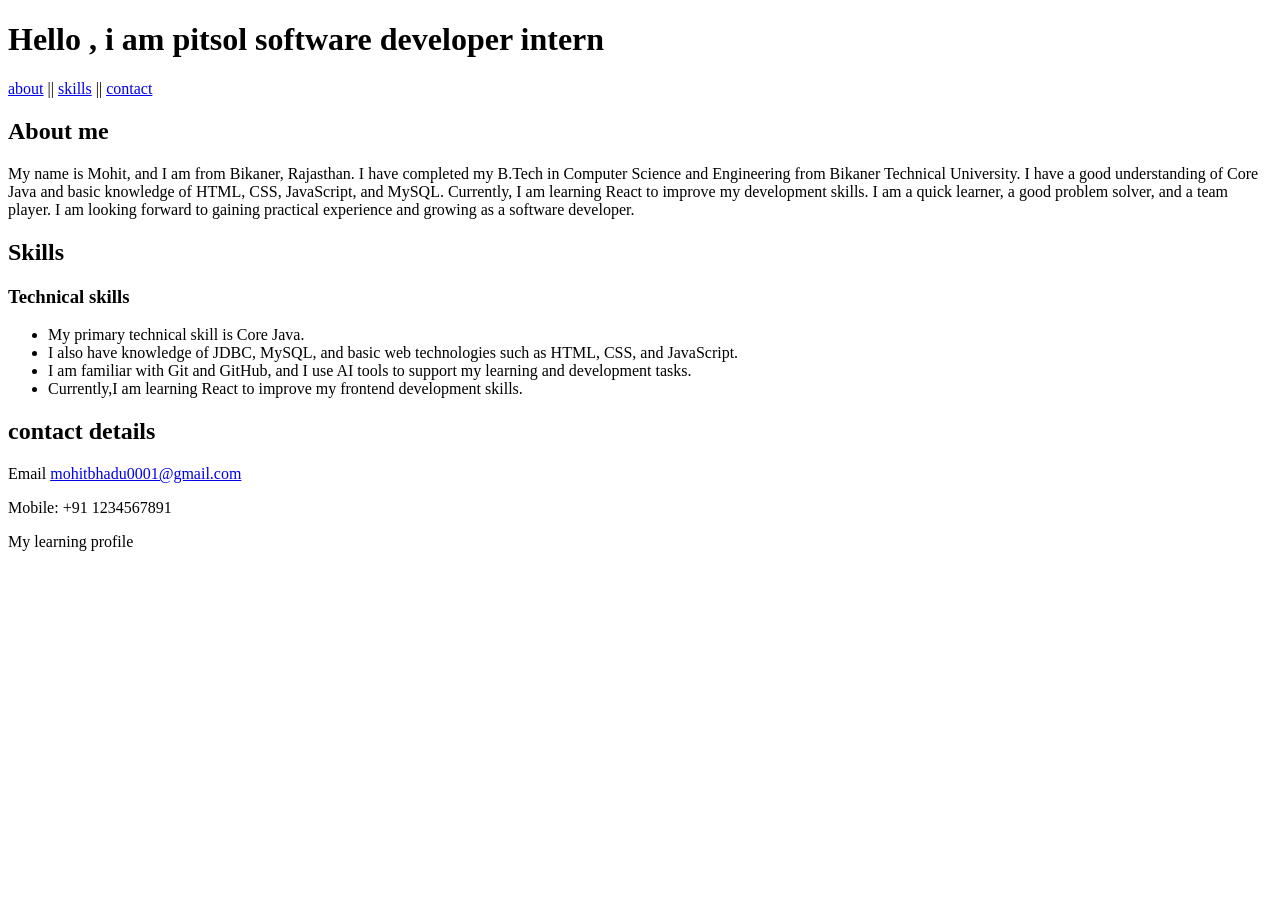
<file: week-01/day-01/index.html>
<!DOCTYPE html>
<html lang="en">
<head>
    <meta charset="UTF-8">
    <meta name="viewport" content="width=device-width, initial-scale=1.0">
    <title>my first pitsol page</title>
</head>
<body>
    <header> 
        <h1>Hello , i am pitsol software developer intern </h1>
        <nav><a href="#about">about</a> || <a href="#skills">skills</a>  || <a href="#contact">contact</a></nav>
    </header>

    <main>
        <section id="about">
          <h2>About me </h2>
            <p> 

                My name is Mohit, and I am from Bikaner, Rajasthan. I have completed my B.Tech in Computer Science and Engineering from Bikaner Technical University.

                I have a good understanding of Core Java and basic knowledge of HTML, CSS, JavaScript, and MySQL. Currently, I am learning React to improve my development skills.

                I am a quick learner, a good problem solver, and a team player. I am looking forward to gaining practical experience and growing as a software developer.
            </p>
       </section>

       <section id="skills">    
        <h2>Skills </h2>
          <h3>Technical skills</h3>
          <ul>
            <li>My primary technical skill is Core Java.</li>
            <li>I also have knowledge of JDBC, MySQL, and basic web technologies such as HTML, CSS, and JavaScript. </li>
            <li>I am familiar with Git and GitHub, and I use AI tools to support my learning and development tasks.</li>
           <li>Currently,I am learning React to improve my frontend development skills.</li>
         </ul>
       </section>

       <section id="contact">
         
        <h2>contact details</h2>
        <p>Email <a href="mailto:mohitbhadu0001@gmail.com">mohitbhadu0001@gmail.com</a></p>
        <p>Mobile: +91 1234567891</p>
       </section>
    </main>
    <footer><p>My learning profile </p></footer>
</body>
</html>
</file>
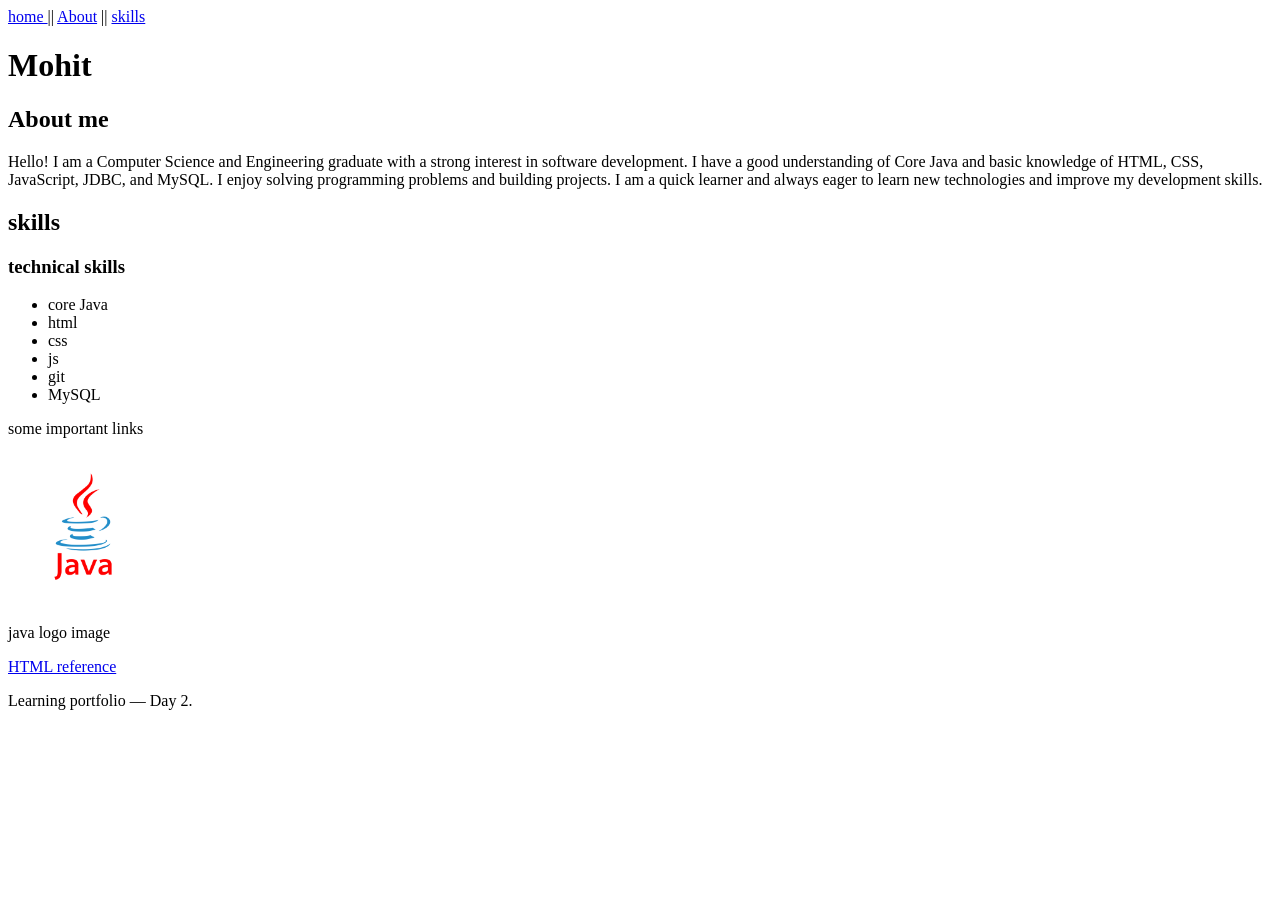
<file: week-01/day-02/index.html>
<!DOCTYPE html>
<html lang="en">
<head>
    <meta charset="UTF-8">
    <meta name="viewport" content="width=device-width, initial-scale=1.0">
    <title>Portfolio</title>
</head>
<body>
    <header> 
        <nav> <a href="#home">home </a>  ||  <a href="#about"> About</a>  || <a href="#skills"> skills</a></nav>

        <h1>Mohit</h1>
    </header>

    <main>
            <section id="about" aria-labelledby="about-heading">
                <h2 id="about-heading"> About me</h2>

                <p>Hello! I am a Computer Science and Engineering graduate
        with a strong interest in software development. I have
        a good understanding of Core Java and basic knowledge
        of HTML, CSS, JavaScript, JDBC, and MySQL. I enjoy
        solving programming problems and building projects.
        I am a quick learner and always eager to learn new
        technologies and improve my development skills.</p>
            </section>

            <section id="skills">

                
                    <h2>skills</h2>
                    <h3>technical skills</h3>
                <ul>

                    <li>core Java</li>
                    <li>html</li>
                    <li>css</li>
                    <li>js</li>
                    <li>git</li>
                    <li>MySQL</li>

                </ul>
                <p>some important links</p>
                <img src="image/java_logo.webp" alt="java loho" height="150px" width="150px">
                <p>java logo image</p>
                <p><a href="https://developer.mozilla.org/en-US/docs/Web/HTML">HTML reference</a></p>
            </section>

            <footer><p>Learning portfolio — Day 2.</p></footer>
    </main>
</body>
</html>
</file>
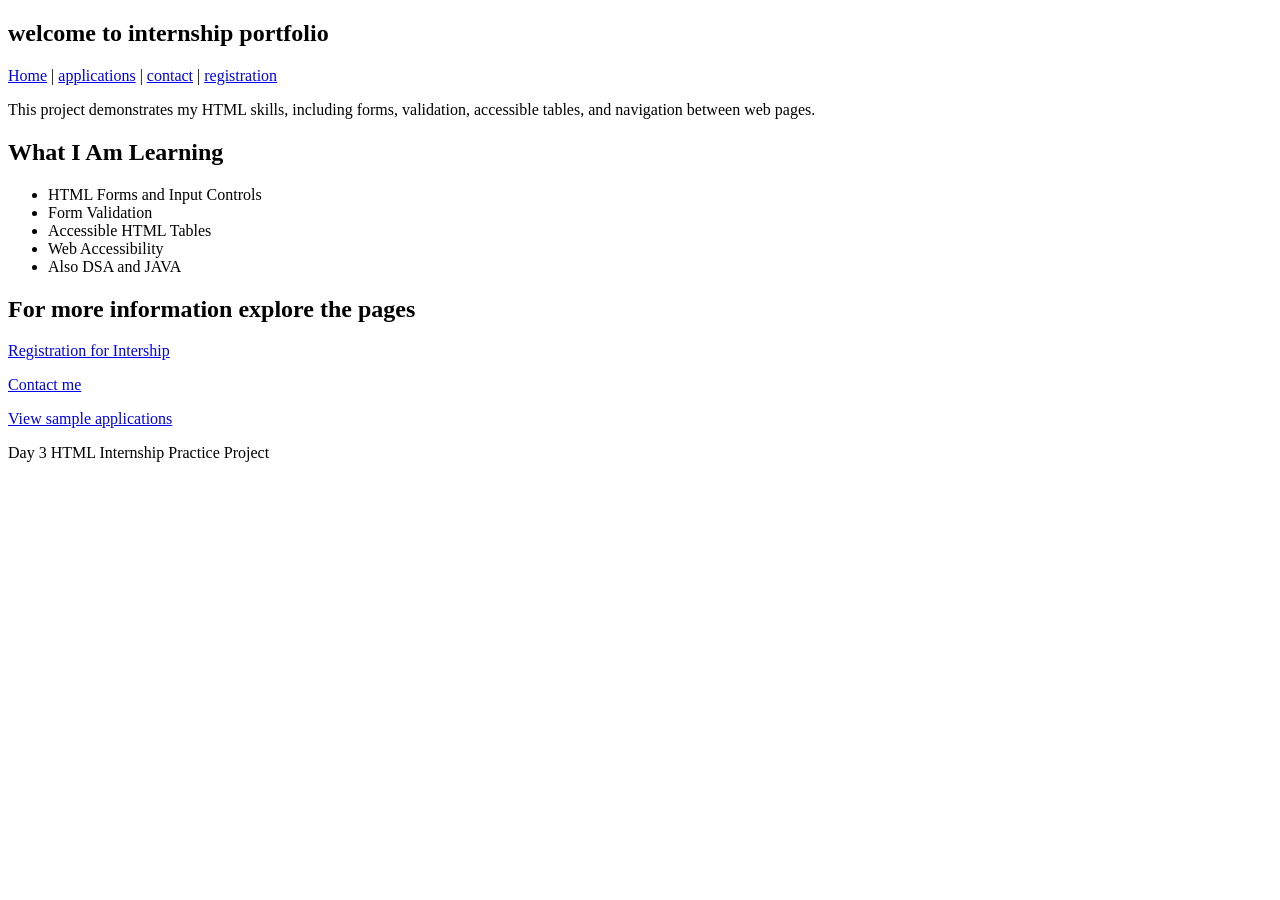
<file: week-01/day-03/index.html>
<!DOCTYPE html>
<html lang="en">
<head>
    <meta charset="UTF-8">
    <meta name="viewport" content="width=device-width, initial-scale=1.0">
    <title>HTML Internship Portfolio</title>
</head>
<body>
    <header></header>
        <nav>
            <h1>welcome to internship portfolio</h1>
            <a href="index.html">Home</a>   |   <a href="applications.html">applications</a>   |  <a href="contact.html">contact</a>  |  
            
            <a href="registration.html"> registration</a>
        </nav>

        <section id="about">

            <p>This project demonstrates my HTML skills,
                including forms, validation, accessible tables,
                and navigation between web pages.
            </p>
        </section>

        <section id="learning">
            <h2>What I Am Learning</h2>

            <ul>
                <li>HTML Forms and Input Controls</li>
                <li>Form Validation</li>
                <li>Accessible HTML Tables</li>
                <li>Web Accessibility</li>
                <li>Also DSA and JAVA</li>
            </ul>

        </section>

        <section id="pages">

            <h2>For more information explore the pages </h2>

            <p>
                <a href="registration.html">Registration for Intership</a>
            </p>
            <p>  
                <a href="contact.html"> Contact me</a>
            </p>
            <p>
                <a href="applications.html">View sample applications</a>
            </p>

        </section>
    </header>
    <footer>
        <p>Day 3 HTML Internship Practice Project</p>
    </footer>
    
</body>
</html>
</file>
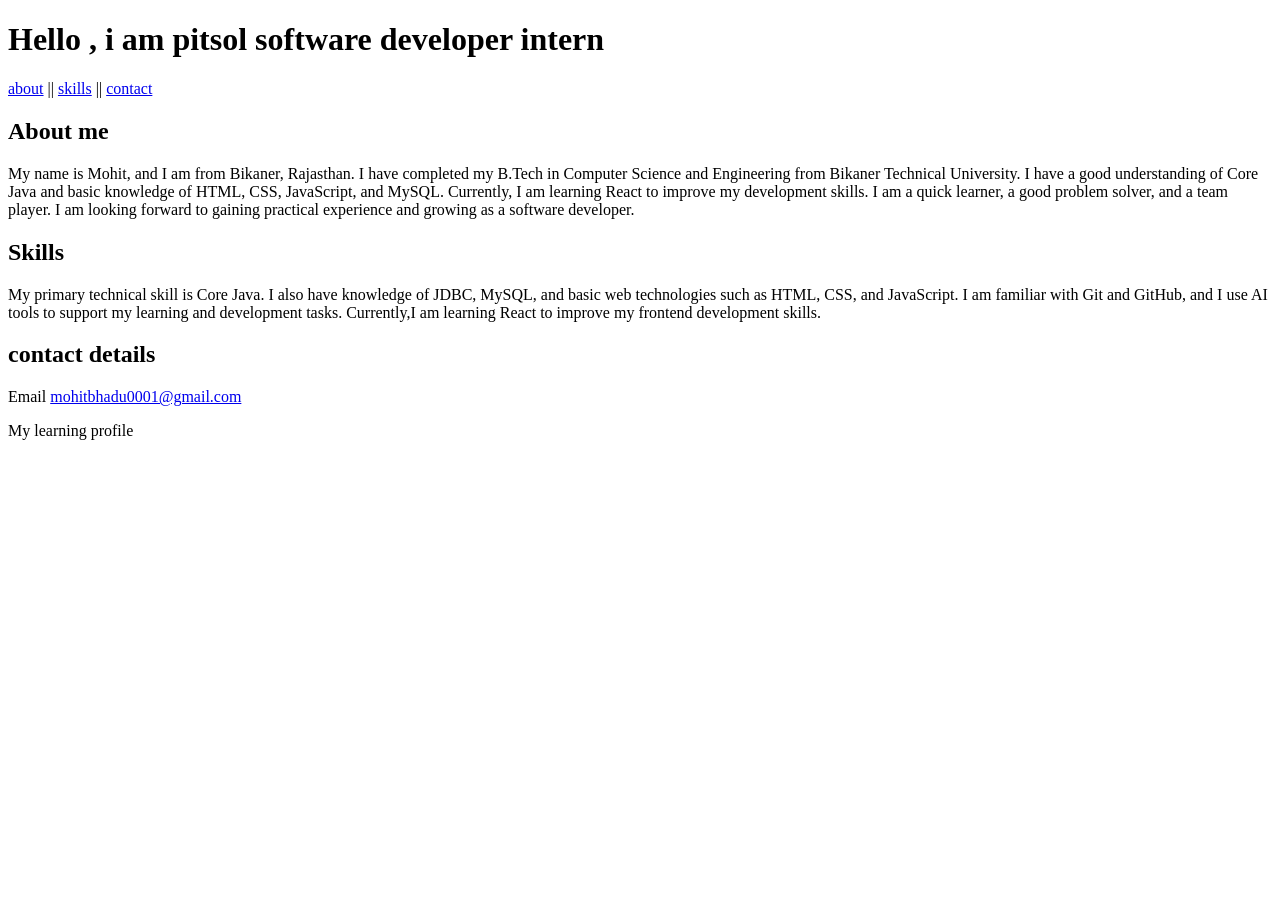
<file: week-01/day-01/indx.html>
<!DOCTYPE html>
<html lang="en">
<head>
    <meta charset="UTF-8">
    <meta name="viewport" content="width=device-width, initial-scale=1.0">
    <title>my first pitsol page</title>
</head>
<body>
    <header> 
        <h1>Hello , i am pitsol software developer intern </h1>
        <nav><a href="#about">about</a> || <a href="#skills">skills</a>  || <a href="#contact">contact</a></nav>
    </header>

    <main>
        <section id="about">
          <h2>About me </h2>
            <p> 

                My name is Mohit, and I am from Bikaner, Rajasthan. I have completed my B.Tech in Computer Science and Engineering from Bikaner Technical University.

                I have a good understanding of Core Java and basic knowledge of HTML, CSS, JavaScript, and MySQL. Currently, I am learning React to improve my development skills.

                I am a quick learner, a good problem solver, and a team player. I am looking forward to gaining practical experience and growing as a software developer.
            </p>
       </section>

       <section id="skills">    
        <h2>Skills </h2>
          <p>
            My primary technical skill is Core Java.
            I also have knowledge of JDBC, MySQL, and basic web technologies such as HTML, CSS, and JavaScript. 
            I am familiar with Git and GitHub, and I use AI tools to support my learning and development tasks.
            Currently,I am learning React to improve my frontend development skills.
           </p>
       </section>

       <section id="contact">
         
        <h2>contact details</h2>
        <p>Email <a href="mailto:mohitbhadu0001@gmail.com">mohitbhadu0001@gmail.com</a></p>
       </section>
    </main>
    <footer><p>My learning profile </p></footer>
</body>
</html>
</file>
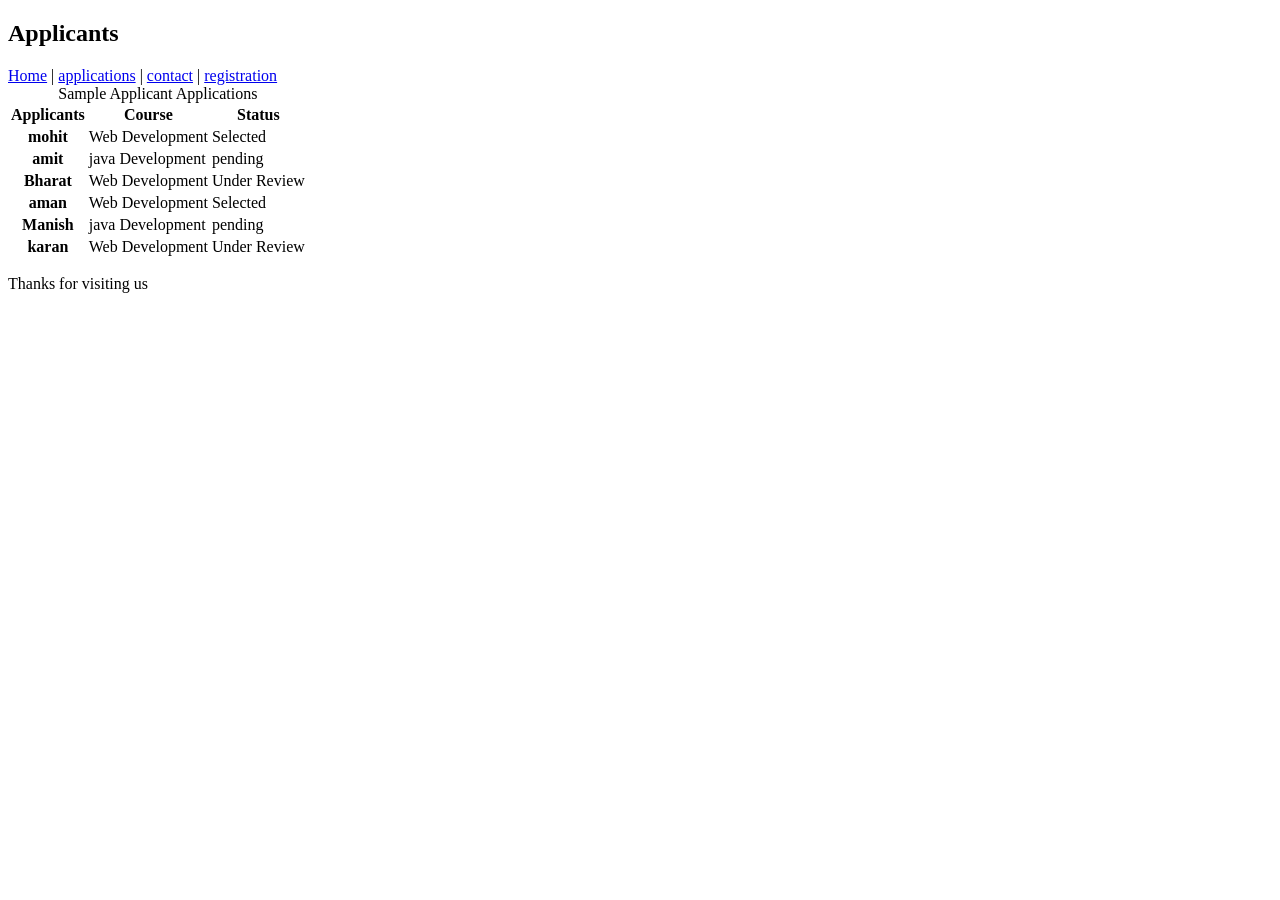
<file: week-01/day-03/applications.html>
<!DOCTYPE html>
<html lang="en">
<head>
    <meta charset="UTF-8">
    <meta name="viewport" content="width=device-width, initial-scale=1.0">
    <title>HTML Internship Portfolio</title>
</head>
<body>
    <header>
        <nav>
            <h1>Applicants </h1>
            <a href="index.html">Home</a>   |   <a href="applications.html">applications</a>   |  <a href="contact.html">contact</a>  |  
            
            <a href="registration.html"> registration</a>
        </nav>
     </header>

        <main>
        <section id="details">

            <table>
                <caption>Sample Applicant Applications</caption>

                <thead>
                    <tr>
                        <th scope="col">Applicants</th>
                        <th scope="col">Course</th>
                        <th scope="col">Status</th>
                    </tr>
                </thead>
                <tbody>
                    <tr>
                        <th scope="row">mohit</th>
                        <td>Web Development</td>
                        <td>Selected</td>
                    </tr>
                    <tr>
                        <th scope="row">amit</th>
                        <td>java Development</td>
                        <td>pending</td>
                    </tr>
                    <tr>
                        <th scope="row">Bharat</th>
                        <td>Web Development</td>
                        <td>Under Review</td>
                    </tr>

                    <tr>
                        <th scope="row">aman</th>
                        <td>Web Development</td>
                        <td>Selected</td>
                    </tr>
                    <tr>
                        <th scope="row">Manish</th>
                        <td>java Development</td>
                        <td>pending</td>
                    </tr>
                    <tr>
                        <th scope="row">karan</th>
                        <td>Web Development</td>
                        <td>Under Review</td>
                    </tr>
                </tbody>
            </table>
             
       </section>
    </main>

    <footer>
        <p>
            Thanks for visiting us
        </p>
    </footer>
</body>
</html>
</file>
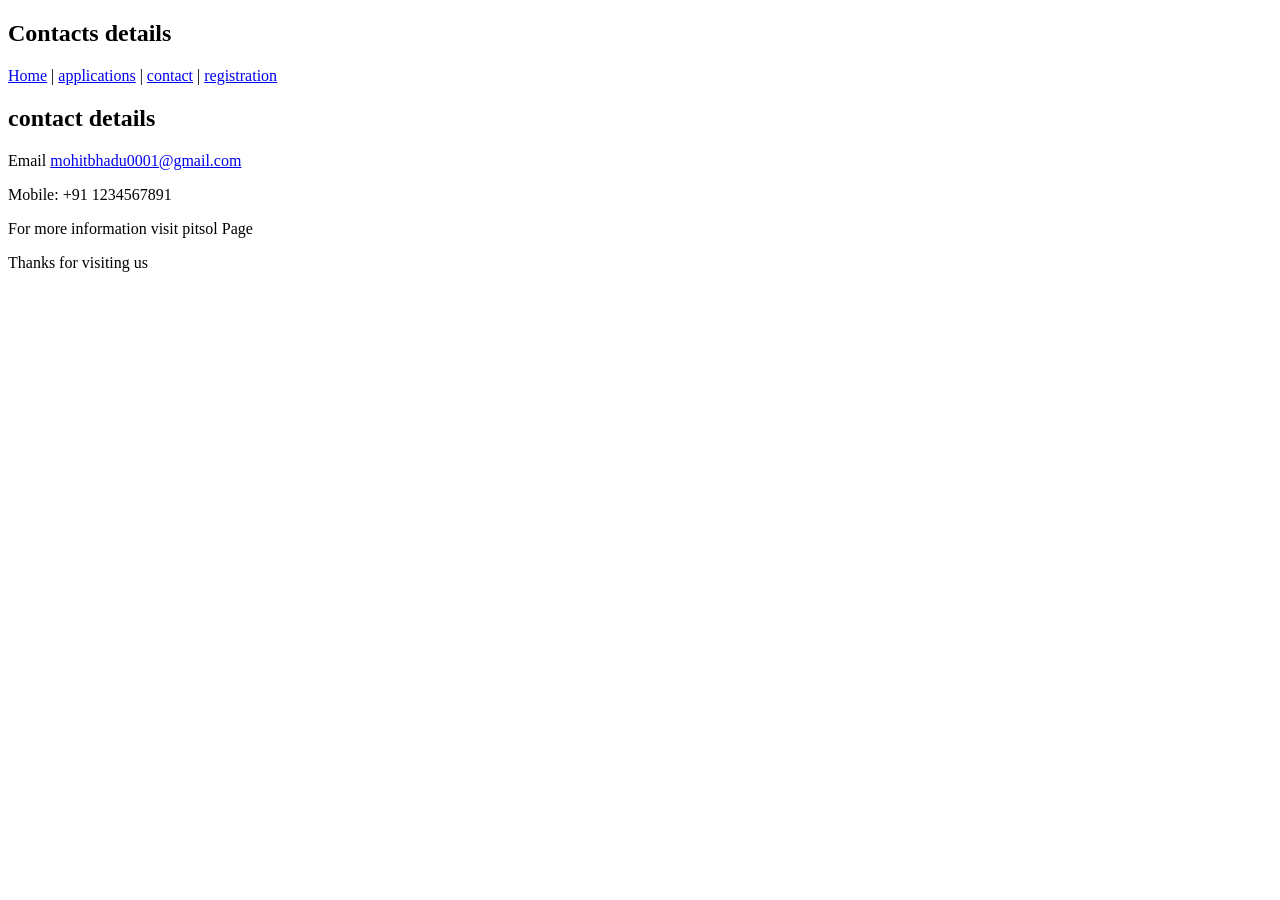
<file: week-01/day-03/contact.html>
<!DOCTYPE html>
<html lang="en">
<head>
    <meta charset="UTF-8">
    <meta name="viewport" content="width=device-width, initial-scale=1.0">
    <title>HTML Internship Portfolio</title>
</head>
<body>
    <header>
        <nav>
            <h1>Contacts details</h1>
            <a href="index.html">Home</a>   |   <a href="applications.html">applications</a>   |  <a href="contact.html">contact</a>  |  
            
            <a href="registration.html"> registration</a>
        </nav>
        </header>

        <main>
        <section id="contact">
         
            <h2>contact details</h2>
            <p>Email <a href="mailto:mohitbhadu0001@gmail.com">mohitbhadu0001@gmail.com</a></p>
            <p>Mobile: +91 1234567891</p>

            <p>For more information visit pitsol Page</p>
       </section>
        </main>
    
    <footer>
        <p>Thanks for visiting us
            </p> </footer>
    
</body>
</html>
</file>
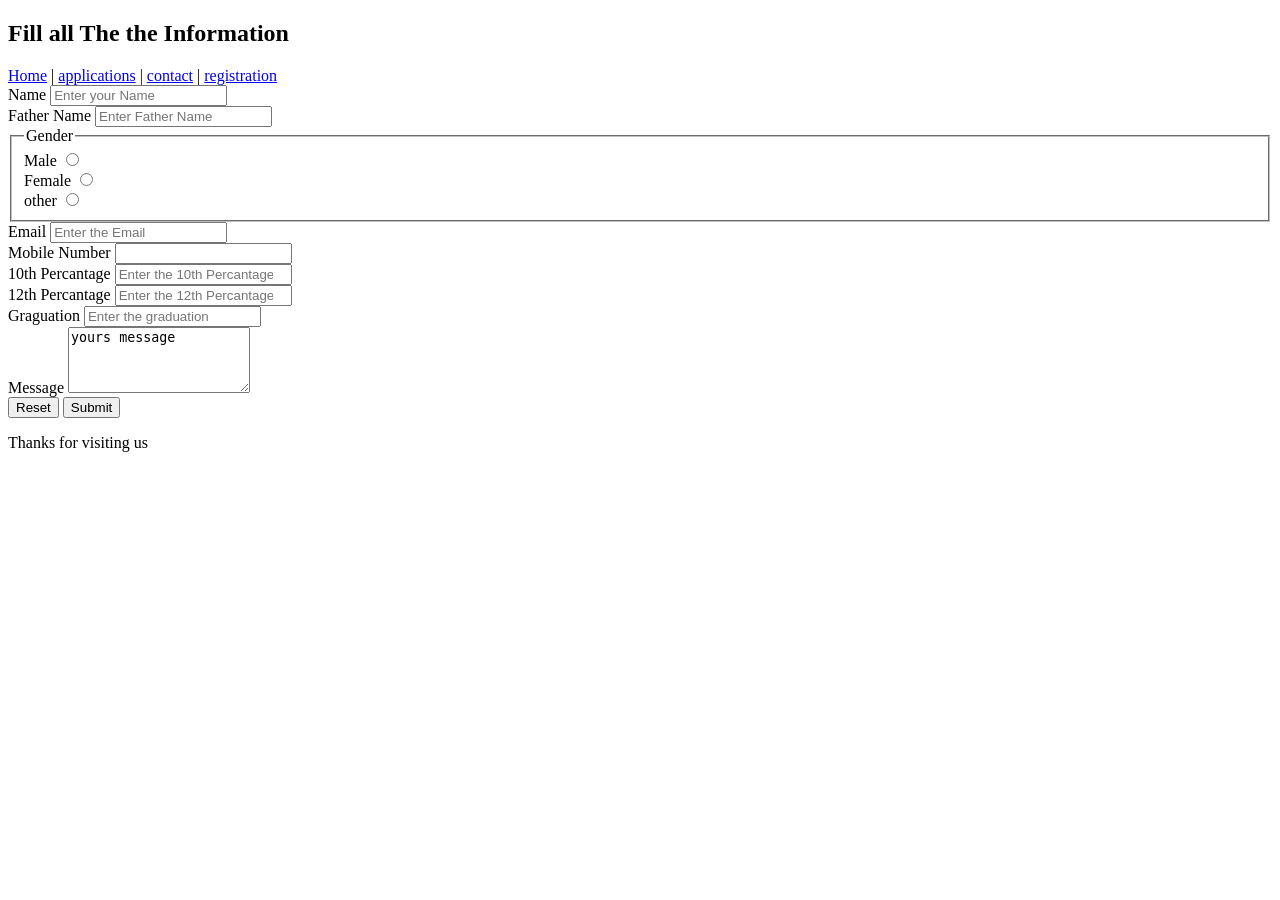
<file: week-01/day-03/registration.html>
<!DOCTYPE html>
<html lang="en">
<head>
    <meta charset="UTF-8">
    <meta name="viewport" content="width=device-width, initial-scale=1.0">
    <title>Registration</title>
</head>
<body>
    <header>
        <nav>
            <h1>Fill all The the Information</h1>
            <a href="index.html">Home</a>   |   <a href="applications.html">applications</a>   |  <a href="contact.html">contact</a>  |  
            
            <a href="registration.html"> registration</a>
        </nav>
    </header>

        <main>

        <section id="info">
            <form action="" method="post"></form>

            <label for="name">Name   </label>
            <input type="text" name="name" id="name" placeholder="Enter your Name" required><br>

            <label for="fatherName">Father Name</label>
            <input type="text" name="fatherName" id="fatherName" placeholder="Enter Father Name" required><br>

            <fieldset>
                <legend>Gender</legend>
                <label for="male">Male</label>
                <input type="radio" name="gender" id="male" value="male"><br>
                <label for="female">Female</label>
                <input type="radio" name="gender" id="female" value="female"><br>
                <label for="other">other</label>
                <input type="radio" name="gender" id="other" value="other"><br>
            </fieldset>

            <label for="email">Email</label>
            <input type="email" id="email" name="email" placeholder="Enter the Email" required><br>

            <label for="mobileNo">Mobile Number</label>
            <input type="tel" name="mobileNo" id="mobileNo" pattern="[0-9]{10}" maxlength="10" required><br>


            <label for="10th">10th Percantage</label>
            <input type="number" name="10th" id="10th" placeholder="Enter the 10th Percantage" required><br>
            <label for="12th">12th Percantage</label>
            <input type="number" name="12th" id="12th" placeholder="Enter the 12th Percantage" required><br>

            <label for="graduate">Graguation</label>
            <input type="text" name="graduate" id="graduate" placeholder="Enter the graduation" required><br>
            
            <label for="message">Message</label>
            <textarea name="message" id="message" rows="4">yours message</textarea><br>

            <button type="reset">Reset</button>
            <button type="submit">Submit</button>
        </form>
        </section>
        </main>
        <footer>
            <p>Thanks for visiting us
                </p>
            </footer>
    
</body>
</html>
</file>
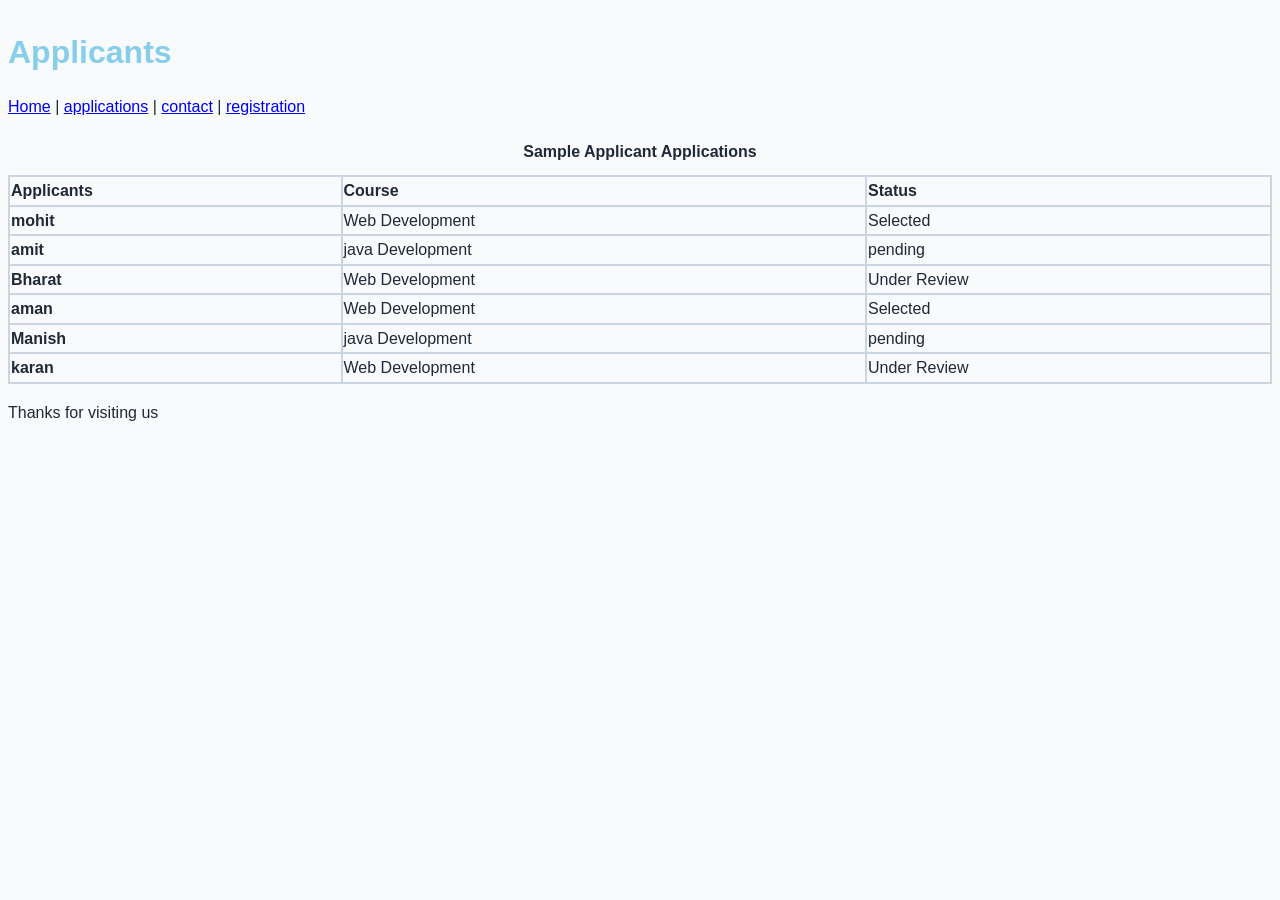
<file: week-01/day-04/applications.html>
<!DOCTYPE html>
<html lang="en">
<head>
    <meta charset="UTF-8">
    <meta name="viewport" content="width=device-width, initial-scale=1.0">
    <title>HTML Internship Portfolio</title>
    <link rel="stylesheet" href="style.css">
</head>
<body>
    <header>
        <nav>
            <h1>Applicants </h1>
            <a href="index.html">Home</a>   |   <a href="applications.html">applications</a>   |  <a href="contact.html">contact</a>  |  
            
            <a href="registration.html"> registration</a>
        </nav>
     </header>

        <main>
        <section id="details">

            <table>
                <caption>Sample Applicant Applications</caption>

                <thead>
                    <tr>
                        <th scope="col">Applicants</th>
                        <th scope="col">Course</th>
                        <th scope="col">Status</th>
                    </tr>
                </thead>
                <tbody>
                    <tr>
                        <th scope="row">mohit</th>
                        <td>Web Development</td>
                        <td>Selected</td>
                    </tr>
                    <tr>
                        <th scope="row">amit</th>
                        <td>java Development</td>
                        <td>pending</td>
                    </tr>
                    <tr>
                        <th scope="row">Bharat</th>
                        <td>Web Development</td>
                        <td>Under Review</td>
                    </tr>

                    <tr>
                        <th scope="row">aman</th>
                        <td>Web Development</td>
                        <td>Selected</td>
                    </tr>
                    <tr>
                        <th scope="row">Manish</th>
                        <td>java Development</td>
                        <td>pending</td>
                    </tr>
                    <tr>
                        <th scope="row">karan</th>
                        <td>Web Development</td>
                        <td>Under Review</td>
                    </tr>
                </tbody>
            </table>
             
       </section>
    </main>

    <footer>
        <p>
            Thanks for visiting us
        </p>
    </footer>
</body>
</html>
</file>
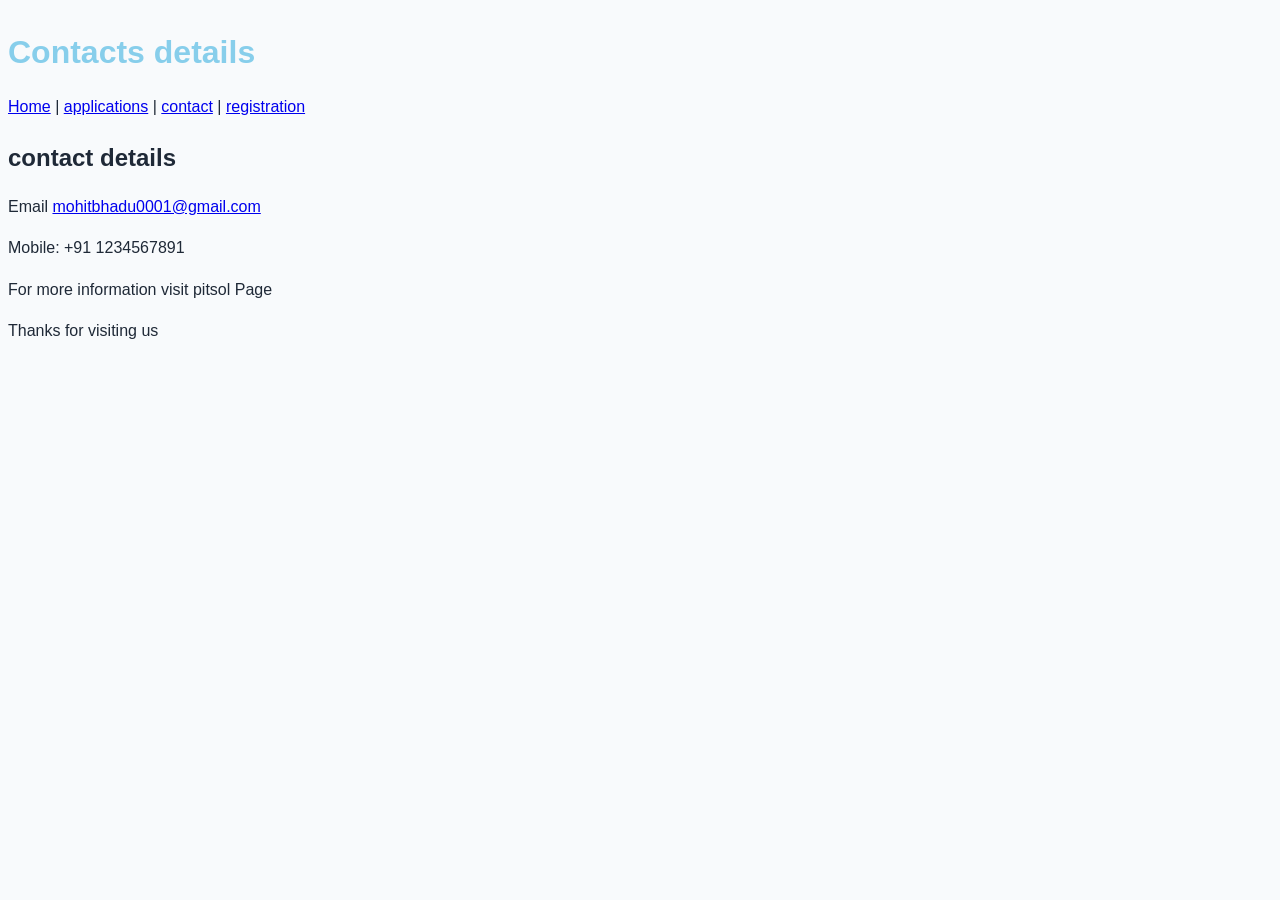
<file: week-01/day-04/contact.html>
<!DOCTYPE html>
<html lang="en">
<head>
    <meta charset="UTF-8">
    <meta name="viewport" content="width=device-width, initial-scale=1.0">
    <title>HTML Internship Portfolio</title>
    <link rel="stylesheet" href="style.css">
</head>
<body>
    <header>
        <nav>
            <h1>Contacts details</h1>
            <a href="index.html">Home</a>   |   <a href="applications.html">applications</a>   |  <a href="contact.html">contact</a>  |  
            
            <a href="registration.html"> registration</a>
        </nav>
        </header>

        <main>
        <section id="contact">
         
            <h2>contact details</h2>
            <p>Email <a href="mailto:mohitbhadu0001@gmail.com">mohitbhadu0001@gmail.com</a></p>
            <p>Mobile: +91 1234567891</p>

            <p>For more information visit pitsol Page</p>
       </section>
        </main>
    
    <footer>
        <p>Thanks for visiting us
            </p> </footer>
    
</body>
</html>
</file>
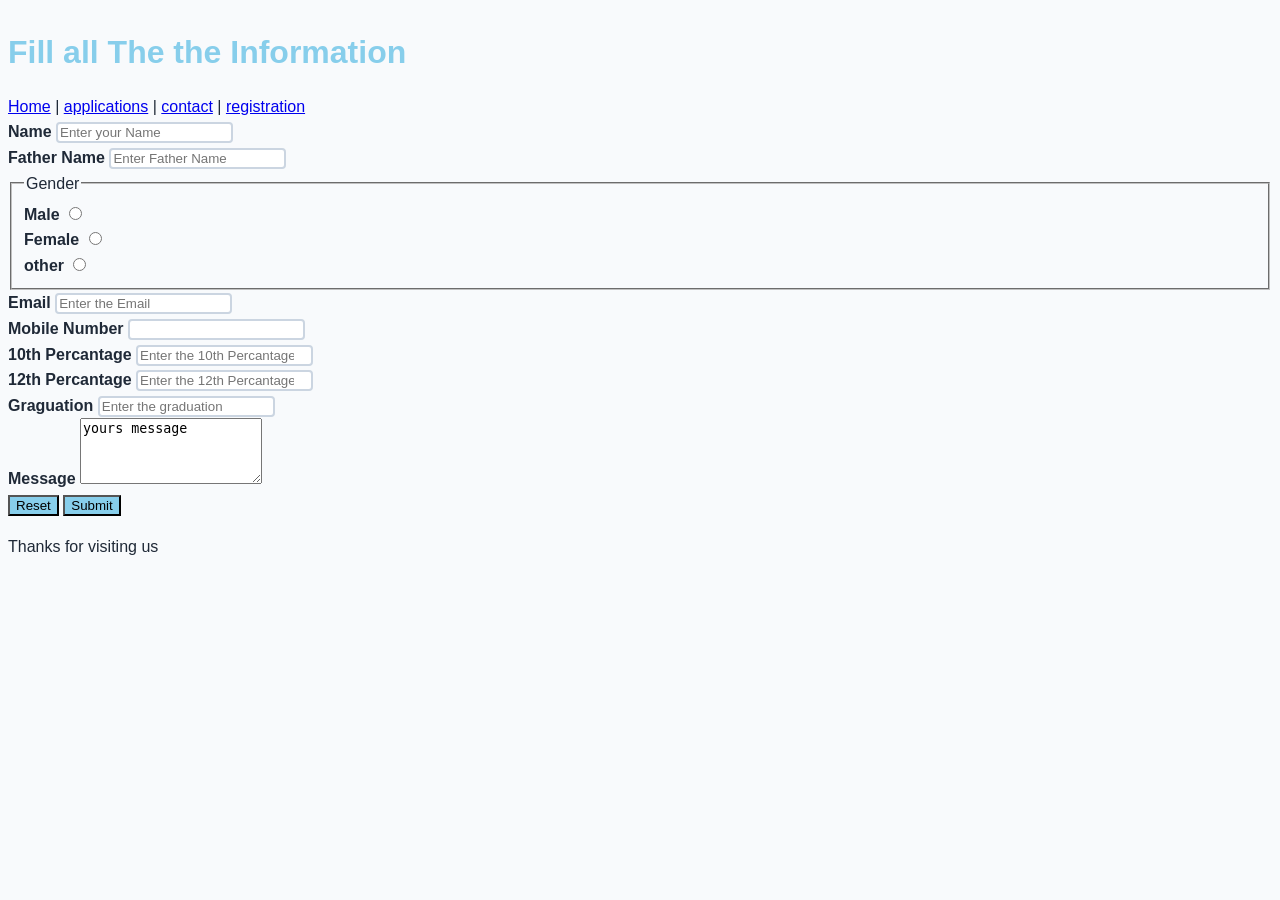
<file: week-01/day-04/registration.html>
<!DOCTYPE html>
<html lang="en">
<head>
    <meta charset="UTF-8">
    <meta name="viewport" content="width=device-width, initial-scale=1.0">
    <link rel="stylesheet" href="style.css">
    <title>Registration</title>
</head>
<body>
    <header>
        <nav>
            <h1>Fill all The the Information</h1>
            <a href="index.html">Home</a>   |   <a href="applications.html">applications</a>   |  <a href="contact.html">contact</a>  |  
            
            <a href="registration.html"> registration</a>
        </nav>
    </header>

        <main>

        <section id="info">
            <form action="" method="post"></form>

            <label for="name">Name   </label>
            <input type="text" name="name" id="name" placeholder="Enter your Name" required><br>

            <label for="fatherName">Father Name</label>
            <input type="text" name="fatherName" id="fatherName" placeholder="Enter Father Name" required><br>

            <fieldset>
                <legend>Gender</legend>
                <label for="male">Male</label>
                <input type="radio" name="gender" id="male" value="male"><br>
                <label for="female">Female</label>
                <input type="radio" name="gender" id="female" value="female"><br>
                <label for="other">other</label>
                <input type="radio" name="gender" id="other" value="other"><br>
            </fieldset>

            <label for="email">Email</label>
            <input type="email" id="email" name="email" placeholder="Enter the Email" required><br>

            <label for="mobileNo">Mobile Number</label>
            <input type="tel" name="mobileNo" id="mobileNo" pattern="[0-9]{10}" maxlength="10" required><br>


            <label for="10th">10th Percantage</label>
            <input type="number" name="10th" id="10th" placeholder="Enter the 10th Percantage" required><br>
            <label for="12th">12th Percantage</label>
            <input type="number" name="12th" id="12th" placeholder="Enter the 12th Percantage" required><br>

            <label for="graduate">Graguation</label>
            <input type="text" name="graduate" id="graduate" placeholder="Enter the graduation" required><br>
            
            <label for="message">Message</label>
            <textarea name="message" id="message" rows="4">yours message</textarea><br>

            <button type="reset">Reset</button>
            <button type="submit">Submit</button>
        </form>
        </section>
        </main>
        <footer>
            <p>Thanks for visiting us
                </p>
            </footer>
    
</body>
</html>
</file>
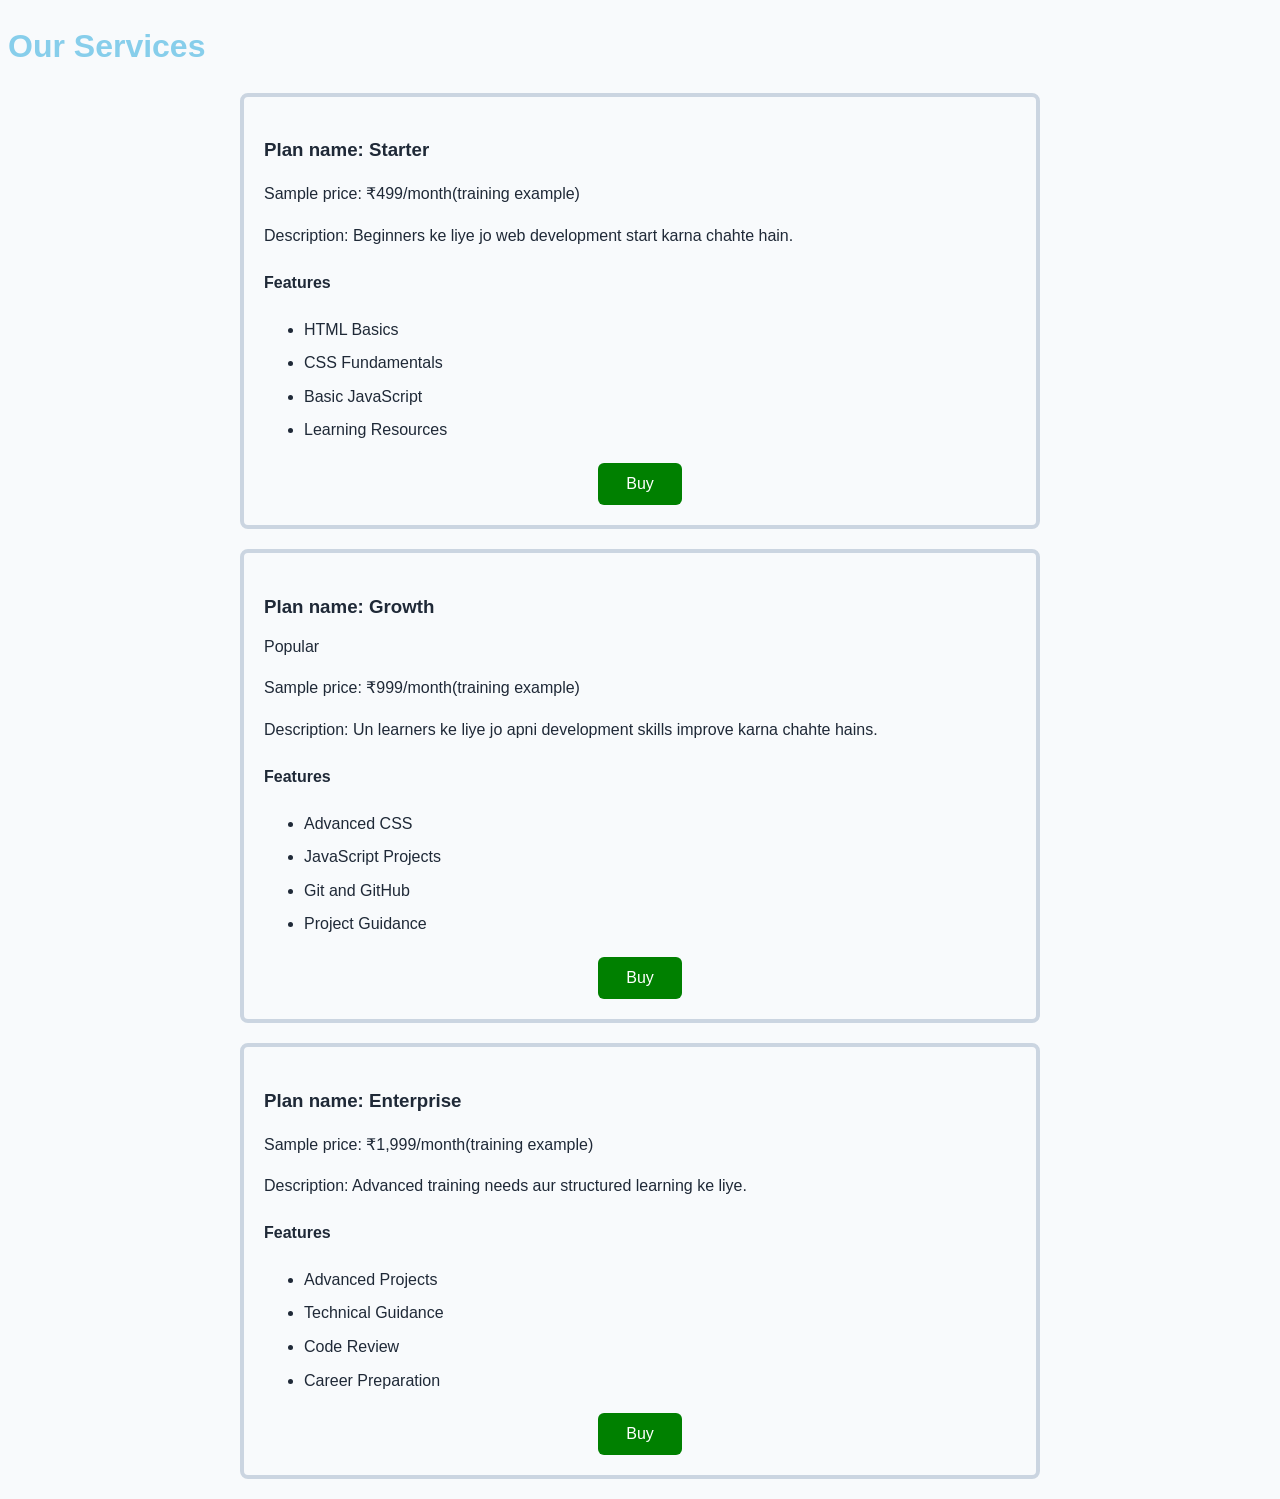
<file: week-01/day-04/services.html>
<!DOCTYPE html>
<html lang="en">
<head>
    <meta charset="UTF-8">
    <meta name="viewport" content="width=device-width, initial-scale=1.0">
    <link rel="stylesheet" href="style.css">
    <title>services</title>
</head>
<body>

    <header>
        <h1>Our Services</h1>
    </header>
    <main>
        <section>

            <div class="service-card">

                <h3>Plan name: Starter</h3>

                <p>Sample price: ₹499/month(training example)</p>
                <p>Description: Beginners ke liye jo web development start karna chahte hain.</p>
                <h4>Features</h4>

                <ul>
                    
                    <li>HTML Basics</li>
                    <li>CSS Fundamentals</li>
                    <li>Basic JavaScript</li>
                   <li> Learning Resources</li>
                </ul>

                <button>Buy</button>
            </div>

            <div class="service-card">
                <h3>Plan name: Growth</h3>
                <span class="popular-badge">Popular</span>

                <p>Sample price: ₹999/month(training example)</p>
                <p>Description: Un learners ke liye jo apni development skills improve karna chahte hains.</p>

                <h4>Features</h4>
                <ul>
                    <li>Advanced CSS</li>
                    <li>JavaScript Projects</li>
                    <li>Git and GitHub</li>
                   <li>Project Guidance</li>
                </ul>

                <button>Buy</button>

            </div>

            <div class="service-card">
            
                <h3>Plan name: Enterprise</h3>

                <p>Sample price: ₹1,999/month(training example)</p>
                <p>Description: Advanced training needs aur structured learning ke liye.</p>

                <h4>Features</h4>
                <ul>
                    <li>Advanced Projects</li>
                    <li>Technical Guidance</li>
                    <li>Code Review</li>
                   <li>Career Preparation</li>
                </ul>

                <button>Buy</button>
            </div>

        </section>
    </main>
    
</body>
</html>
</file>
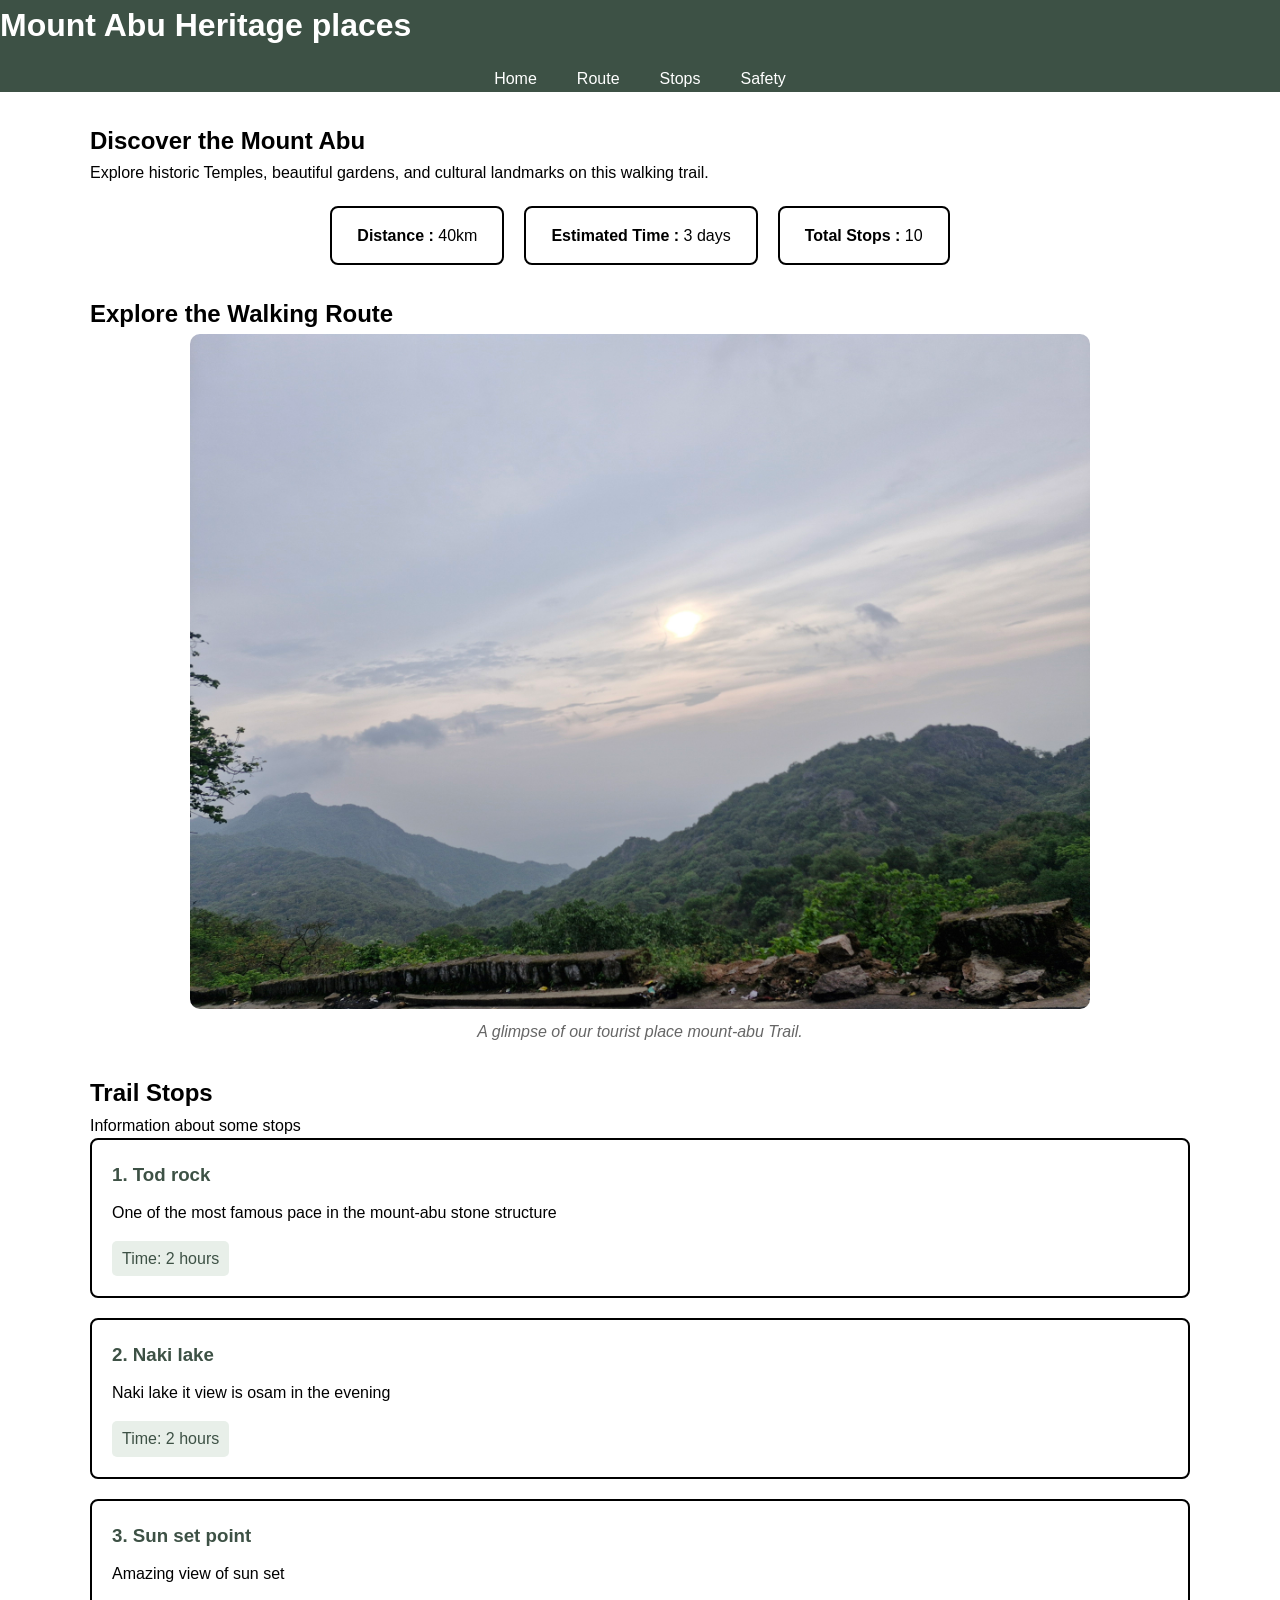
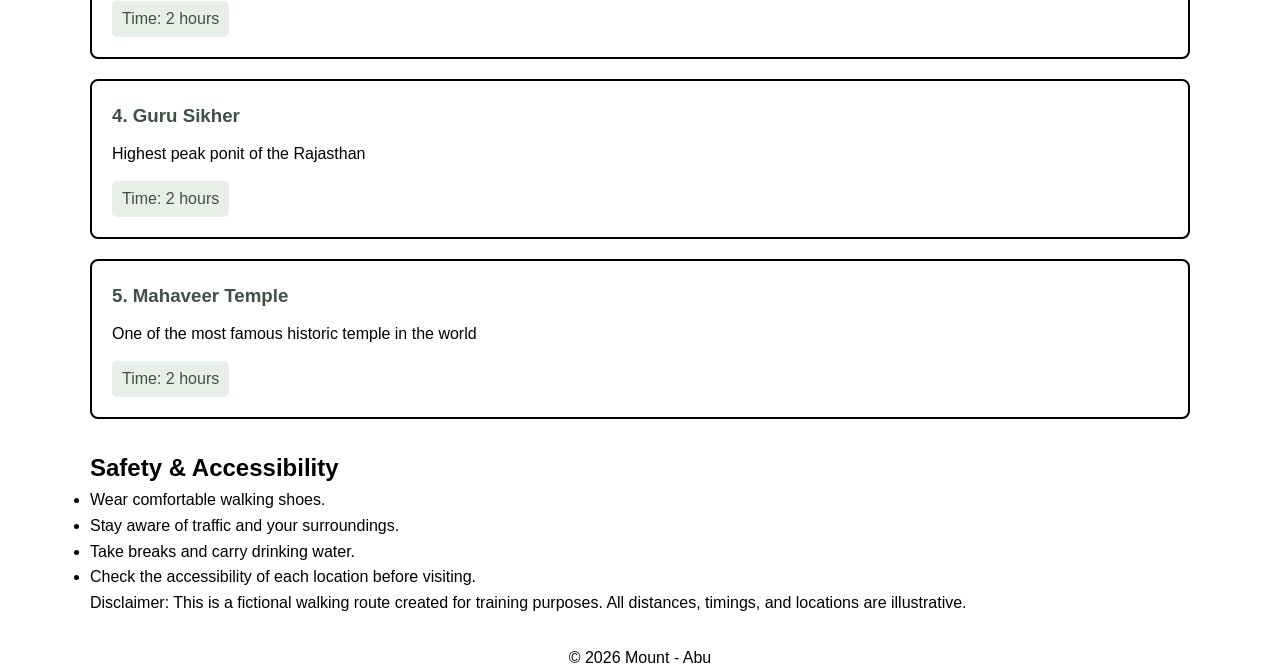
<file: week-01/day-05/heritage-trail.html>
<!DOCTYPE html>
<html lang="en">
<head>
    <meta charset="UTF-8">
    <meta name="viewport" content="width=device-width, initial-scale=1.0">
    <title>Heritage Web</title>
    <link rel="stylesheet" href="style.css">
</head>
<body>

    <header>    

        <h1>Mount Abu Heritage places</h1>
        <nav>
            <a href="#home">Home</a>
            <a href="#route">Route</a>
            <a href="#stops">Stops</a>
            <a href="#safety">Safety</a>


        </nav>
    </header>
    <main>
        <section id="home">

        <h2>Discover the Mount Abu</h2>   
        <p>Explore historic Temples, beautiful gardens, and cultural landmarks on this walking trail.</p>

        <div class="journey-summary">
            <div> <strong>Distance : </strong>40km</div>
            <div><strong>Estimated Time : </strong>3 days </div>
            <div>  <strong>Total Stops : </strong>10</div>
        </div>
        </section>

        <section id="route">
            <h2>Explore the Walking Route</h2>

            <figure>
                <img src="images/mount-abu.jpg"
                    alt="A  tourist place mount abu">

                <figcaption>
                    A glimpse of our tourist place mount-abu Trail.
                </figcaption>
            </figure>
        </section>

        <section id="stops">
        <h2>Trail Stops  </h2>

        <p>Information about some stops</p>

        <div class="stops-grid">

            <article class="stop-card">
                <h3>1. Tod rock</h3>
                <p>One of the most famous pace in the mount-abu stone structure</p>

                <div class="stop-details">
                    <span>Time: 2 hours</span>
                </div>
            </article>

            <article class="stop-card">
                <h3>2. Naki lake</h3>
                <p>Naki lake it view is osam in the evening</p>

                <div class="stop-details">
                    <span>Time: 2 hours</span>
                </div>
            </article>

            <article class="stop-card">
                <h3>3. Sun set point</h3>
                <p>Amazing view of sun set</p>

                <div class="stop-details">
                    <span>Time: 2 hours</span>
                </div>
            </article>

            <article class="stop-card">
                <h3>4. Guru Sikher</h3>
                <p>Highest peak ponit of the Rajasthan</p>

                <div class="stop-details">
                    <span>Time: 2 hours</span>
                </div>
            </article>

            <article class="stop-card">
                <h3>5. Mahaveer Temple</h3>
                <p>One of the most famous historic temple in the world</p>

                <div class="stop-details">
                    <span>Time: 2 hours</span>
                </div>
            </article>

        </div>
        </section>

        <section id="safety">
            <h2>Safety & Accessibility</h2>

            <ul>
                <li>Wear comfortable walking shoes.</li>
                <li>Stay aware of traffic and your surroundings.</li>
                <li>Take breaks and carry drinking water.</li>
                <li>Check the accessibility of each location before visiting.</li>
            </ul>

            <p>
                Disclaimer: This is a fictional walking route created for training purposes.
                All distances, timings, and locations are illustrative.
            </p>
        </section>
        
    </main>

    <footer>
             <p>&copy; 2026 Mount - Abu</p>
    </footer>
    
</body>
</html>
</file>
<file: week-01/day-04/style.css>
:root
{
    --primary:#87CEEB;
    --text:#1f2937;
    --background:#f8fafc;
    --border:#cbd5e1;
    --focus:#f59e0b;
}

body {
    font-family:Arial,sans-serif;
    line-height: 1.6;
    background-color:var(--background);
    color:var(--text);
}

h1
{
    color:var(--primary) ;
    font-size:2rem;
    margin-bottom:16px ;
}
h2
{
    color:var(--text) ;
    font-size:1.5rem;
    margin-bottom:12px ;
}
label
{
  
    margin-bottom:6px;
    font-weight:600;
    color:var(--text);
}

input
{
    border-radius: 4px;
    border: 2px solid var(--border);
}

table
{
    width: 100%;
    border-collapse: collapse;
    border: 2px solid var(--border);
    text-align: left;
    margin-top: 20px;

}

caption
{
    font-weight: bold;
    margin-bottom: 10px;
    text-align: center;
}

th,td
{
     border: 2px solid var(--border);
}
button
{
    background-color:var(--primary);
}

.service-card
{
    width: 90%;
    max-width: 800px;
    margin: 20px auto;
    border: 4px solid var(--border);

    border-radius: 8px;
}

.service-card 
{
    box-sizing: border-box;
    padding: 20px;
}

.service-card h3 
{
    color:var(--text);
    margin-bottom:12px;
}

.service-card p 
{
    line-height:1.6;
    margin-bottom:12px;
}

.service-card li 
{
    margin-bottom:8px;
}

.service-card button 
{
    display:block;
    margin:20px auto 0;
    padding:12px 28px;
    background-color:green;
    color:white;
    font-size:16px;
    border:none;
    border-radius:6px;
    cursor:pointer;
}

.service-card button:hover 
{
    background-color:darkgreen;
}
</file>
<file: week-01/day-05/style.css>
*
{
    box-sizing: border-box;
    margin: 0px;
    padding: 0px;
}

body
{
    font-family: Arial, sans-serif;
    line-height: 1.6;
}

section
{
    max-width: 1100px;
    width: 90%;
    margin: 30px auto;
}

header
{
    background-color: #3d5145;
    color: white;
    padding: 25px,15px;
}

header nav
{
    display: flex;
    justify-content: center;
    flex-wrap: wrap;
    gap : 40px;
    margin-top: 15px;;
}

header nav a
{
    color: white;
    text-decoration: none;
}


.journey-summary {
    display: flex;
    justify-content: center;
    flex-wrap: wrap;
    gap: 20px;
    margin-top: 20px;
}

.journey-summary div {
    background-color: white;
    padding: 15px 25px;
    border-radius: 8px;
    text-align: center;
    border: 2px solid black;
}


figure 
{
    text-align: center;
}

figure img 
{
    display: block;
    width: 100%;
    max-width: 900px;
    height: auto;
    margin: 0 auto;
    border-radius: 10px;
}

figcaption 
{
    margin-top: 10px;
    font-style: italic;
    color: #666;
}


.stops-grid 
{
    display: grid;
    grid-template-columns: 1fr;
    gap: 20px;
}

.stop-card 
{
    background-color: white;
    border: 2px solid black;
    border-radius: 8px;
    padding: 20px;
}

.stop-card h3 
{
    color: #3d5145;
    margin-bottom: 10px;
}

.stop-card p 
{
    margin-bottom: 15px;
}



.stop-details 
{
    display: flex;
    justify-content: space-between;
    flex-wrap: wrap;
    gap: 10px;
    margin-top: 15px;
}

.stop-details span 
{
    background-color: #e8efe9;
    color: #3d5145;
    padding: 5px 10px;
    border-radius: 5px;
}

footer p
{
    display: flex;

    justify-content: center;

    color: black;
    
}
</file>
